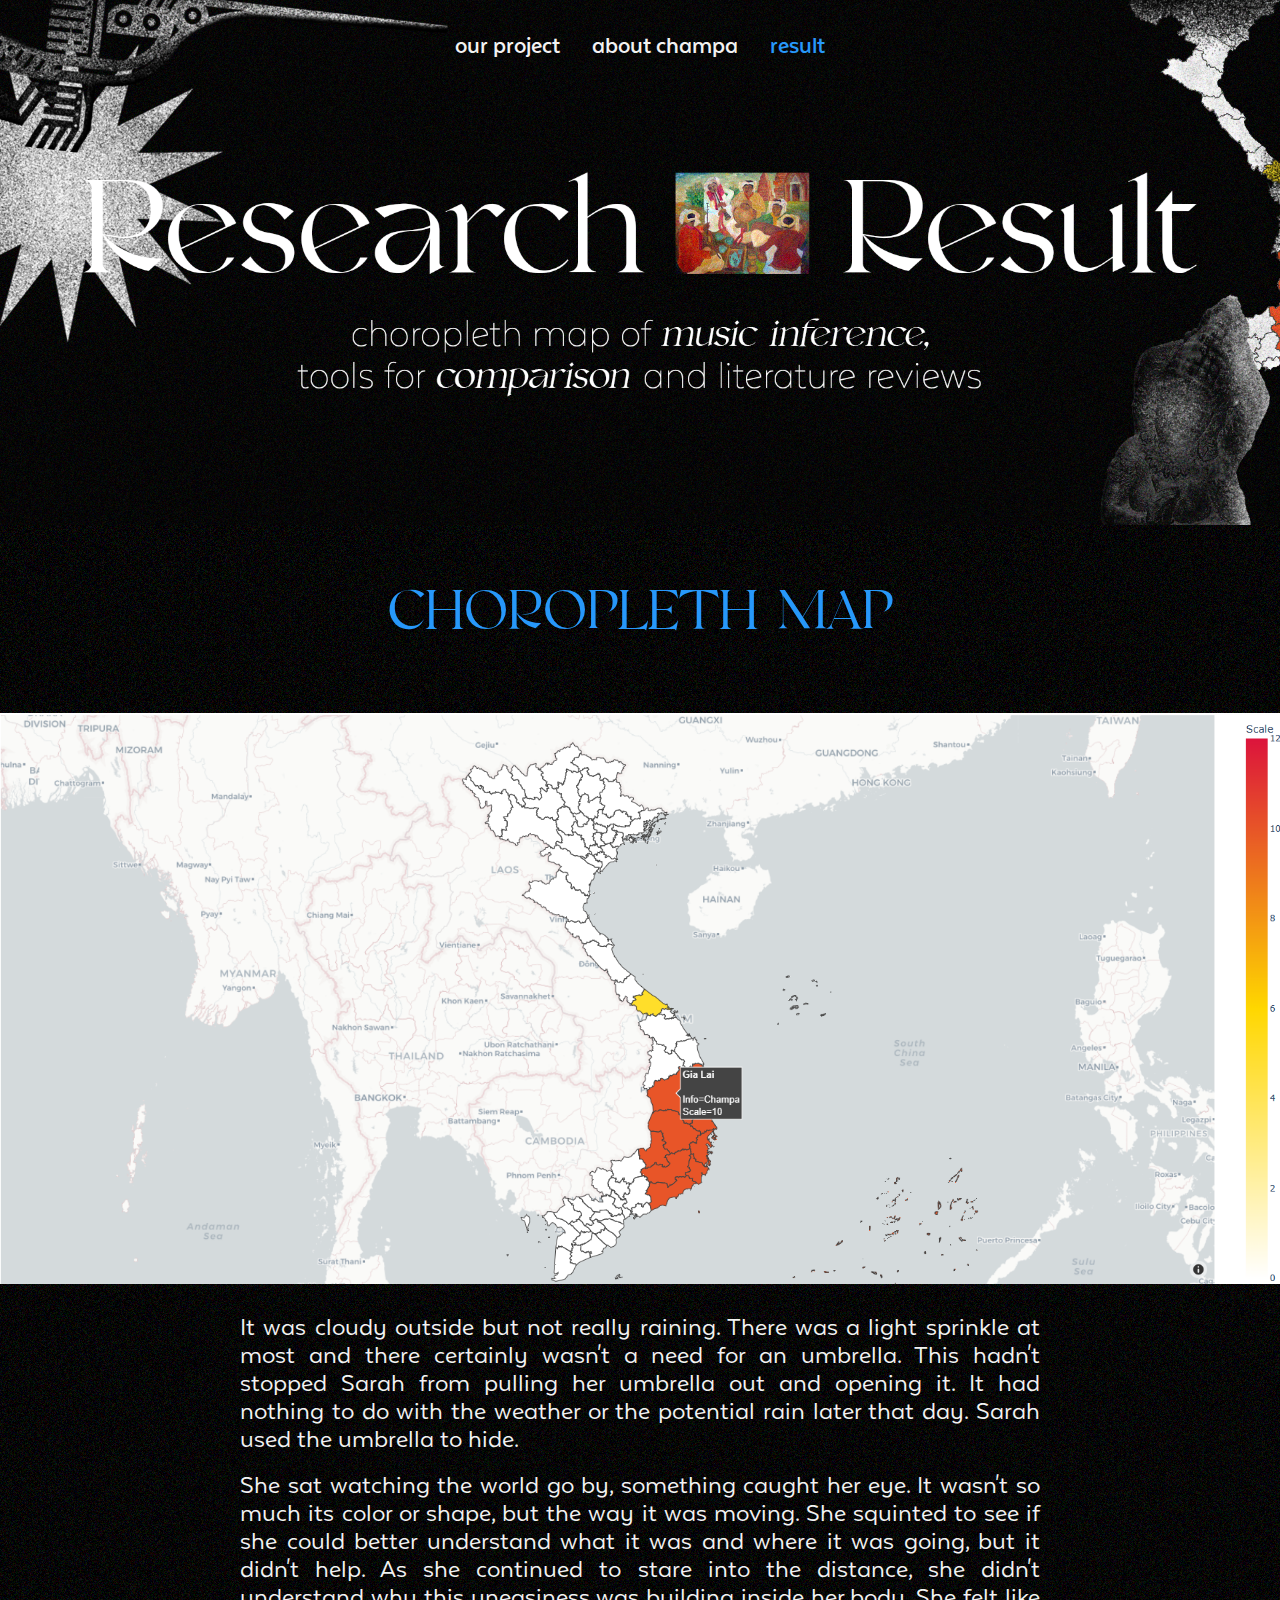
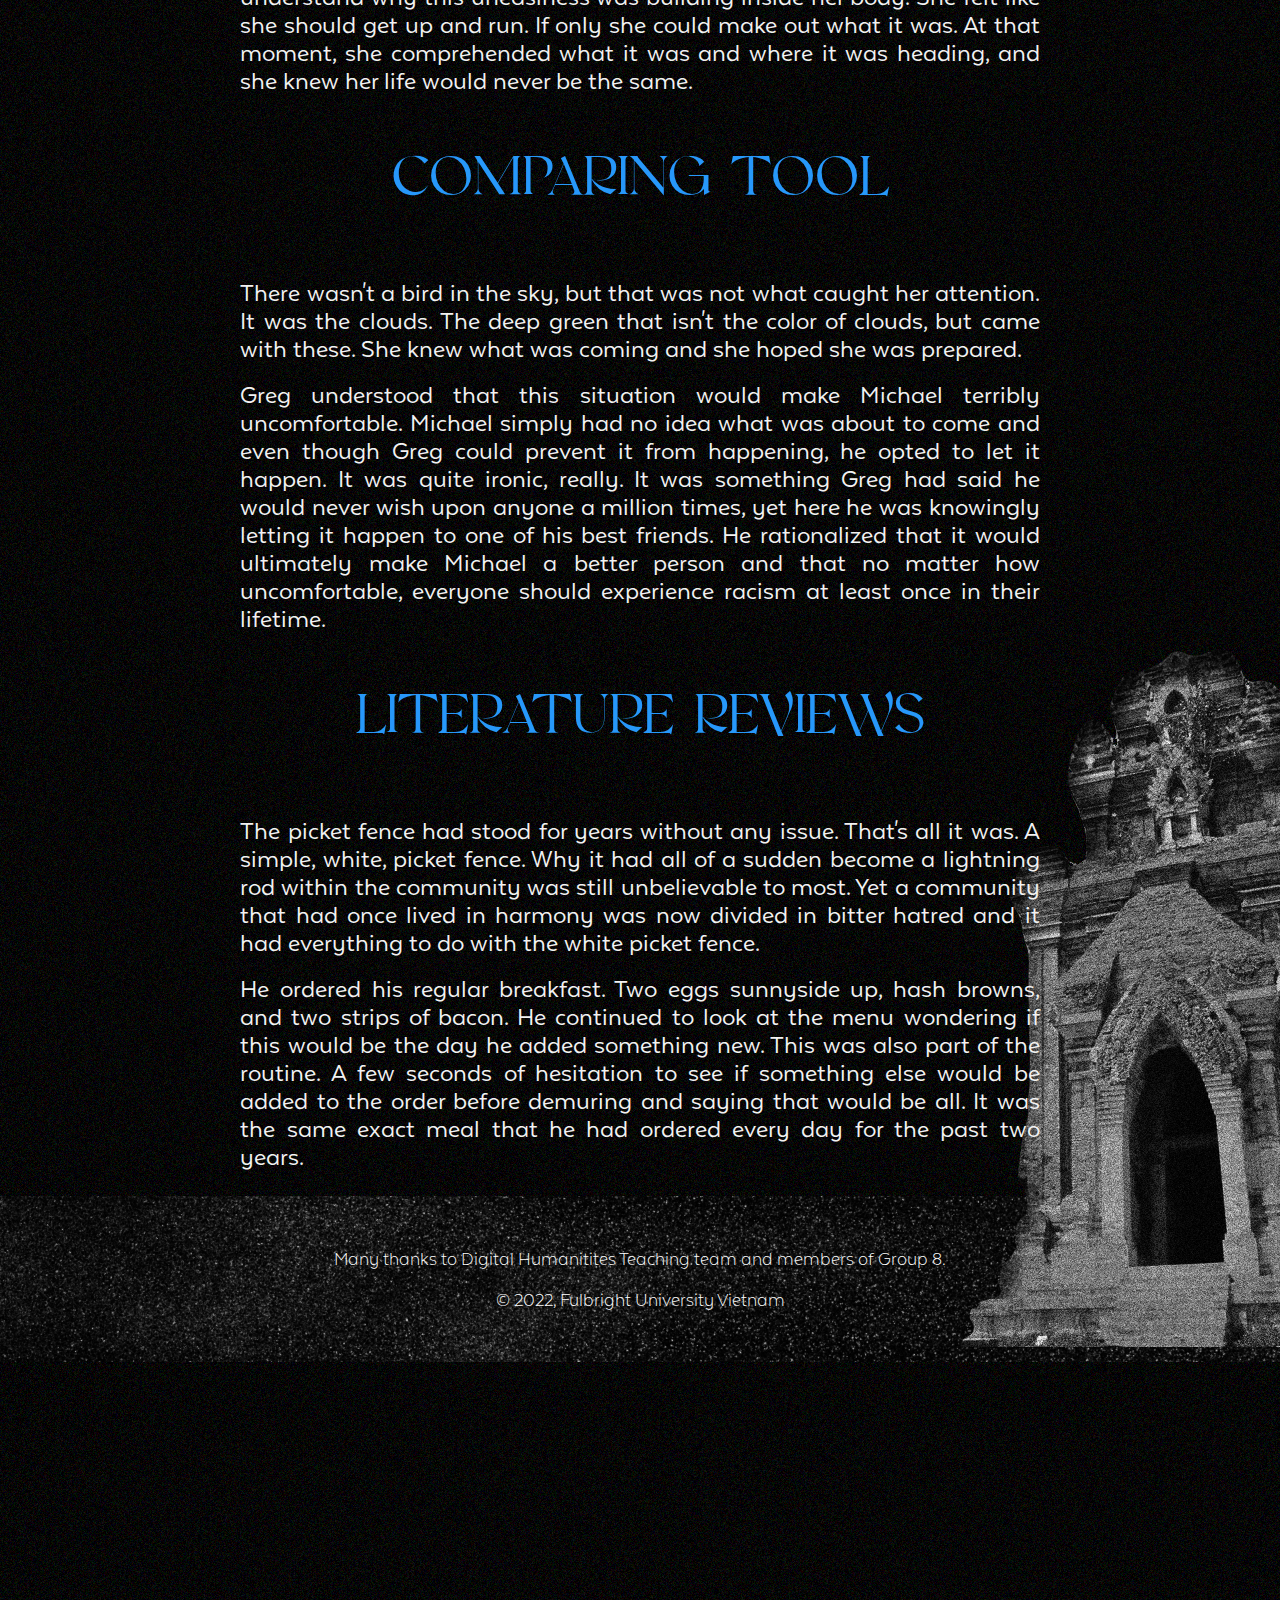
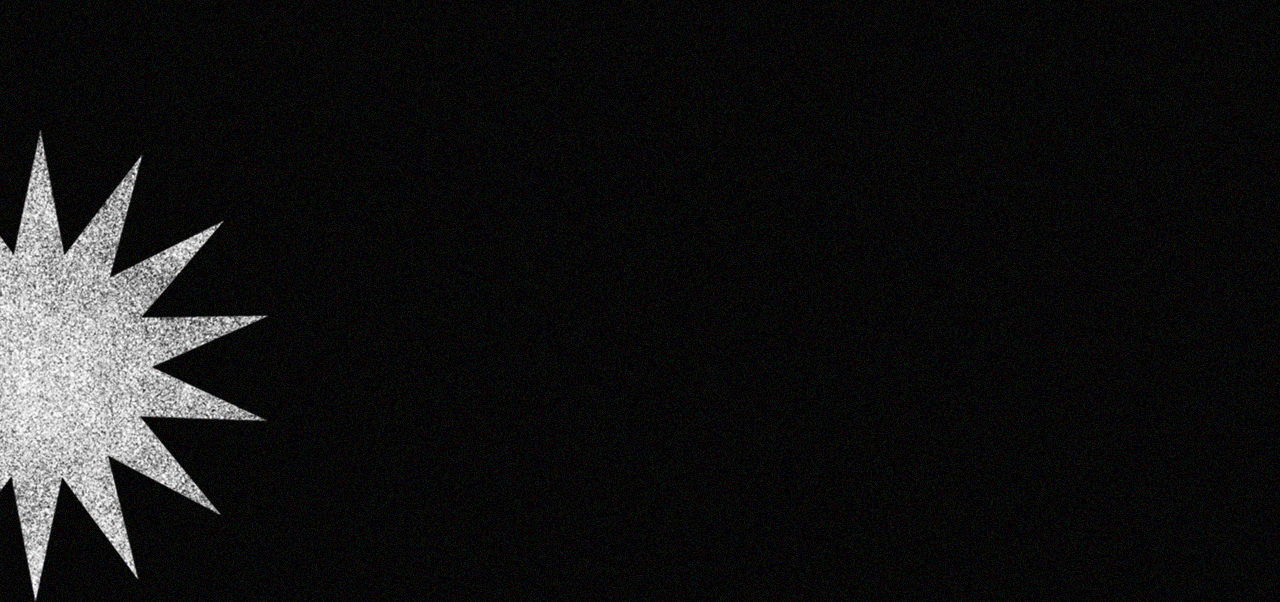
<file: map.html>
<!DOCTYPE html>
<html lang="en">
<head>
    <meta charset="UTF-8">
    <meta http-equiv="X-UA-Compatible" content="IE=edge">
    <meta name="viewport" content="width=device-width, initial-scale=1.0">
    <title>Champa and Vietnam - Music Interference</title>
    <link rel="stylesheet" href="styles-3.css">
</head>
<body>

    <div class="topnav">
        <a href="index.html">our project</a>
        <a  href="champa.html">about champa</a>
        <a class="h" href="map.html">result</a>
    </div>
    <header><img class="imga" src="bg-3.png" width="1600" height="800"></header>
    
    <div class="container">

        <p class="title"><span id="s">CHOROPLETH</span><span id="s"> MAP</span></p>
        <img class="im" src="Screenshot 2022-12-28 125705.png">
        <div class="para-r">
            <p>It was cloudy outside but not really raining. There was a light sprinkle at most and there certainly wasn't a need for an umbrella. This hadn't stopped Sarah from pulling her umbrella out and opening it. It had nothing to do with the weather or the potential rain later that day. Sarah used the umbrella to hide.</p>
            <br>
            <p>She sat watching the world go by, something caught her eye. It wasn't so much its color or shape, but the way it was moving. She squinted to see if she could better understand what it was and where it was going, but it didn't help. As she continued to stare into the distance, she didn't understand why this uneasiness was building inside her body. She felt like she should get up and run. If only she could make out what it was. At that moment, she comprehended what it was and where it was heading, and she knew her life would never be the same.</p>
        </div>
        <p class="title"><span id="s">COMPARING TOOL</span></p>
        <div class="para-r">
            <p>There wasn't a bird in the sky, but that was not what caught her attention. It was the clouds. The deep green that isn't the color of clouds, but came with these. She knew what was coming and she hoped she was prepared.</p>
            <br>
            <p>Greg understood that this situation would make Michael terribly uncomfortable. Michael simply had no idea what was about to come and even though Greg could prevent it from happening, he opted to let it happen. It was quite ironic, really. It was something Greg had said he would never wish upon anyone a million times, yet here he was knowingly letting it happen to one of his best friends. He rationalized that it would ultimately make Michael a better person and that no matter how uncomfortable, everyone should experience racism at least once in their lifetime.</p>
        </div>
        <p class="title"><span id="s">LITERATURE REVIEWS</span></p>
        <div class="para-r">
            <p>The picket fence had stood for years without any issue. That's all it was. A simple, white, picket fence. Why it had all of a sudden become a lightning rod within the community was still unbelievable to most. Yet a community that had once lived in harmony was now divided in bitter hatred and it had everything to do with the white picket fence.</p>
            <br>
            <p>He ordered his regular breakfast. Two eggs sunnyside up, hash browns, and two strips of bacon. He continued to look at the menu wondering if this would be the day he added something new. This was also part of the routine. A few seconds of hesitation to see if something else would be added to the order before demuring and saying that would be all. It was the same exact meal that he had ordered every day for the past two years.</p>  
        </div>
        <img src="3.png" class="im one">
        <img src="4.png" class="im two">
        </div>
    </div>

    <footer>
        <p>Many thanks to Digital Humanitites Teaching team and members of Group 8.</p>
        <p>© 2022, Fulbright University Vietnam</p>
    </footer>


</body>
</html>
</file>
<file: styles-3.css>
@font-face {
  font-family: TextaProAlt-Bold;
  src: url(TextaProAlt-Bold.otf);
}

@font-face {
  font-family: NVNValky-Regular;
  src: url(NVNValky-Regular.ttf);
}
@font-face {
  font-family: TextaProAlt-Regular;
  src: url(TextaProAlt-Regular.otf);
}
@font-face {
font-family: TextaProAlt-Light;
src: url(TextaProAlt-Light.otf);
}

body, html {
    margin: 0;
    background-image: url(BG.png);
    background-repeat: repeat;
    overflow-x: hidden;
  }
html{
  box-sizing:border-box;
  -ms-text-size-adjust:100%;
  -webkit-text-size-adjust:100%;
}
*,*:before,*:after{
  box-sizing:inherit
}

body{
  margin:0
}

header,footer{
  display: block;
  max-width: 1600px;
  min-width: 500px;
}

.imga{
  max-width:100%;
  height:auto
}
.topnav {
    float: none;
    list-style-type: none;
    overflow: hidden;
    position: absolute;
    left:50%;
    top:2%;
    transform: translate(-50%);
  }

  .topnav a {
    float: left;
    color: #f2f2f2;
    text-align: center;
    padding: 14px 16px;
    text-decoration: none;
    font-family: TextaProAlt-Bold;
    font-size: 25px;
  }
  
  .topnav a:hover {
    color: rgb(255, 196, 0);
  }

  .topnav a:active {
    color: rgb(39, 152, 250);
  }
  .topnav a.h {
    color: rgb(39, 152, 250);
  }

  .title{
    position: relative;
    font-family: NVNValky-Regular;
    font-size: 55px;
    color: rgb(39, 152, 250);
    text-align: center;
    z-index: 4;
  }
  #s:hover{
    color: white
  }
  .para-r{
    position: relative;
    margin: 25px;
    z-index: 4;
  }
  .para-r p{
    width: 65%;
    word-wrap: break-word;
    color: #f2f2f2;
    font-family: TextaProAlt-Regular;
    font-size: 27px;
    text-align: justify;
    margin: 0 auto;
    z-index: 4;
  }
  .im{
    max-width:100%;
    height:auto;
    z-index: 1;
  }
  .one{
    position: absolute;
    z-index: 0;
    top: 250%;
    left: 75%;
  }
  .two{
    position: absolute;
    z-index: 0;
    top: 370%;
    left: -15%;
  }
footer{
  padding-top:32px!important;
  padding-bottom:32px!important;
  background-image: url("footer.png")!important;
  text-align: center!important;
  font-family: TextaProAlt-Light;
  font-size: 20px;
  color: white;
}
</file>
